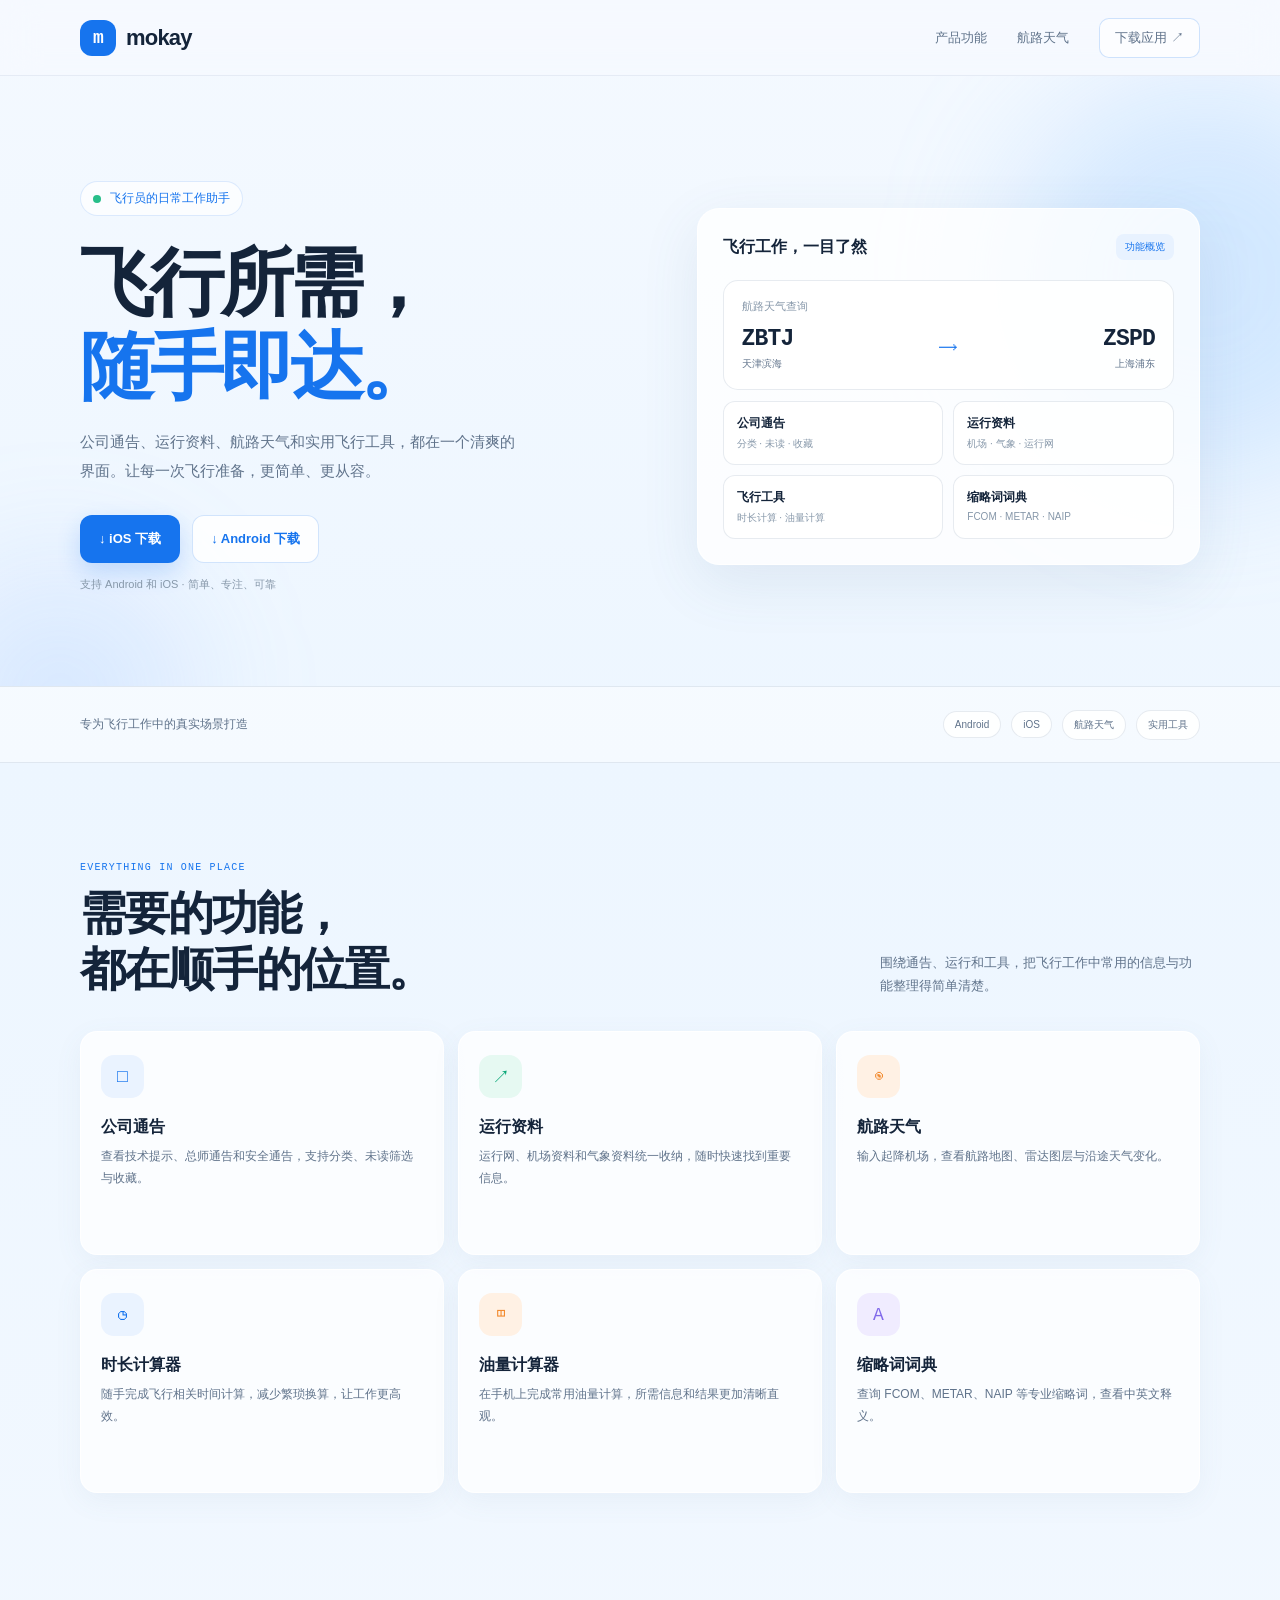
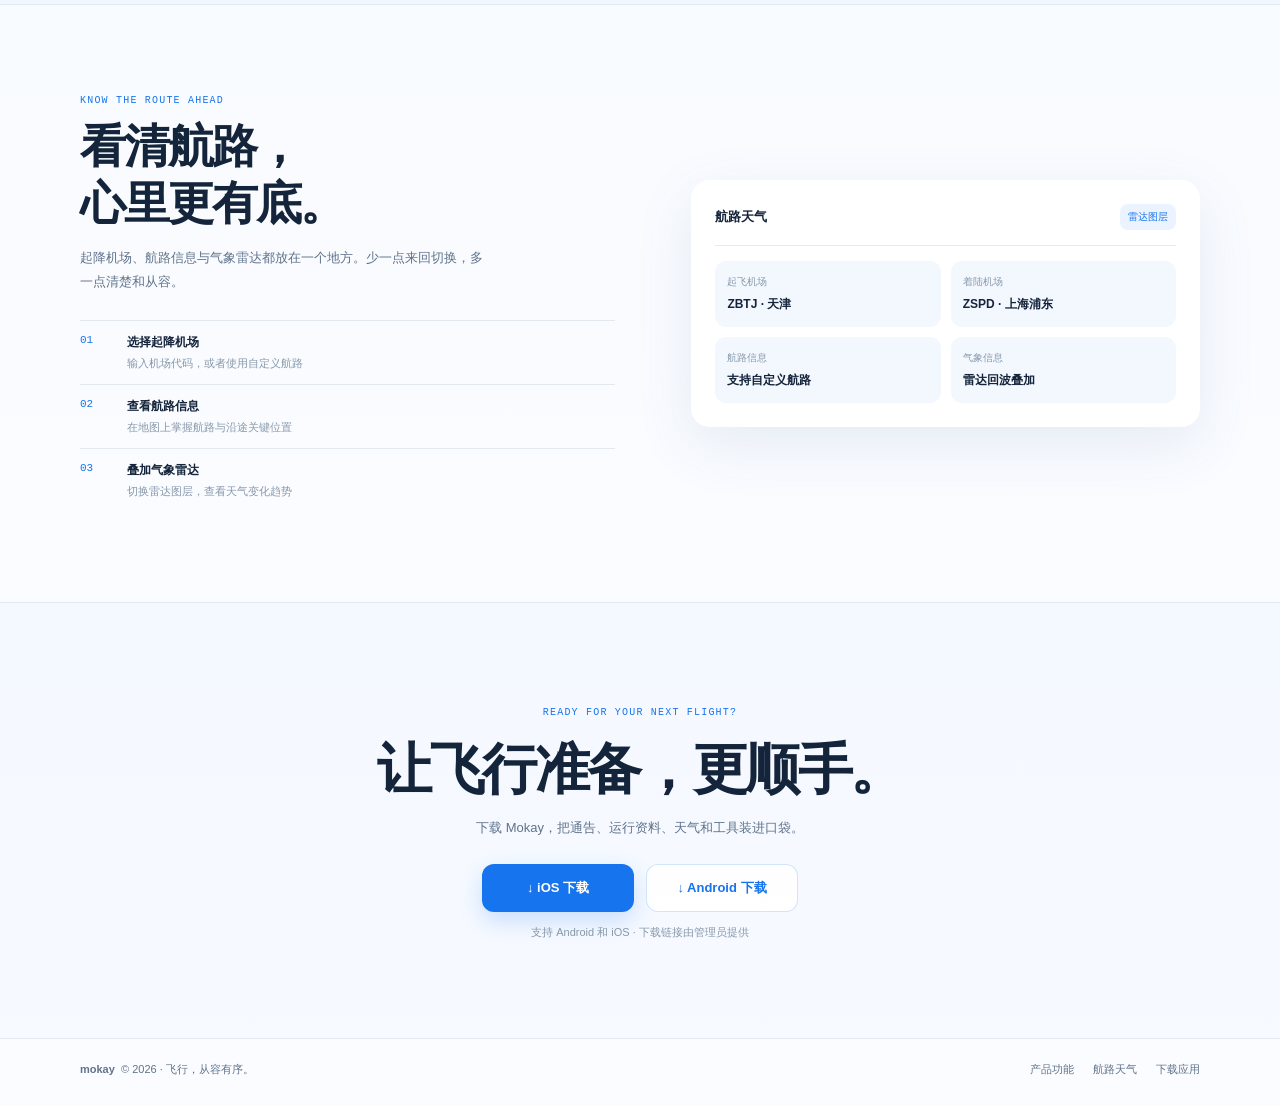
<file: index.html>
<!doctype html>
<html lang="zh-CN">
<head>
  <meta charset="utf-8">
  <meta name="viewport" content="width=device-width, initial-scale=1, viewport-fit=cover">
  <meta name="theme-color" content="#eef7ff">
  <meta name="description" content="Mokay，专为飞行员打造的飞行工作助手。公司通告、运行资料、航路天气与实用飞行工具，支持 Android 和 iOS。">
  <meta property="og:type" content="website">
  <meta property="og:title" content="Mokay · 飞行所需，随手即达">
  <meta property="og:description" content="公司通告、运行资料、航路天气与飞行工具。支持 Android 和 iOS。">
  <title>Mokay · 飞行，从容有序</title>
  <style>
    :root {
      color-scheme: light;
      --background: #eff7ff;
      --background-deep: #e6f1ff;
      --surface: rgba(255, 255, 255, .78);
      --ink: #14243a;
      --muted: #60738b;
      --subtle: #8798aa;
      --blue: #1674ee;
      --blue-deep: #075dce;
      --blue-soft: #e8f2ff;
      --line: rgba(84, 116, 151, .14);
      --shadow: 0 18px 58px rgba(71, 105, 145, .11);
      --sans: -apple-system, BlinkMacSystemFont, "SF Pro Display", "PingFang SC", "Microsoft YaHei", sans-serif;
      --mono: "SFMono-Regular", Consolas, "Liberation Mono", monospace;
      --width: 1120px;
    }

    *, *::before, *::after { box-sizing: border-box; }
    html { scroll-behavior: smooth; }
    body { margin: 0; background: linear-gradient(180deg, #f4f9ff 0, #edf6ff 760px, #f7faff 100%); color: var(--ink); font-family: var(--sans); font-size: 15px; -webkit-font-smoothing: antialiased; }
    a { color: inherit; text-decoration: none; }
    button { font: inherit; }
    a:focus-visible, button:focus-visible { outline: 3px solid rgba(22, 116, 238, .45); outline-offset: 4px; }
    ::selection { background: #cbe2ff; color: #10253e; }
    .wrap { width: min(var(--width), calc(100% - 56px)); margin: 0 auto; }

    .header { position: sticky; z-index: 10; top: 0; border-bottom: 1px solid rgba(102, 130, 159, .11); background: rgba(246, 250, 255, .84); backdrop-filter: blur(18px); -webkit-backdrop-filter: blur(18px); }
    .nav { display: flex; min-height: 75px; align-items: center; justify-content: space-between; }
    .brand { display: inline-flex; align-items: center; gap: 10px; font-size: 22px; font-weight: 750; letter-spacing: -.8px; }
    .brand-mark { display: grid; width: 36px; height: 36px; place-items: center; border-radius: 12px; background: var(--blue); color: white; font-family: var(--mono); font-size: 18px; }
    .nav-links { display: flex; align-items: center; gap: 30px; color: var(--muted); font-size: 13px; }
    .nav-links a:hover { color: var(--blue); }
    .nav-download { padding: 10px 15px; border: 1px solid rgba(22, 116, 238, .2); border-radius: 10px; background: rgba(255, 255, 255, .64); }
    .menu-toggle { display: none; border: 0; background: transparent; color: var(--ink); font-size: 22px; }

    .hero { position: relative; padding: 105px 0 94px; overflow: clip; }
    .hero::before, .hero::after { position: absolute; z-index: -1; border-radius: 50%; content: ""; filter: blur(65px); pointer-events: none; }
    .hero::before { width: 390px; height: 390px; top: 8px; right: -120px; background: rgba(135, 192, 255, .29); }
    .hero::after { width: 260px; height: 260px; bottom: -140px; left: -70px; background: rgba(124, 173, 255, .18); }
    .hero-grid { display: grid; grid-template-columns: 1.03fr .97fr; gap: 82px; align-items: center; }
    .eyebrow { display: inline-flex; align-items: center; gap: 9px; padding: 8px 12px; border: 1px solid rgba(22, 116, 238, .14); border-radius: 99px; background: rgba(255, 255, 255, .7); color: var(--blue); font-size: 12px; font-weight: 580; }
    .status-dot { width: 8px; height: 8px; border-radius: 50%; background: #27be89; }
    h1 { margin: 25px 0 17px; font-size: clamp(45px, 6.6vw, 74px); font-weight: 720; letter-spacing: -4px; line-height: 1.14; }
    h1 span { color: var(--blue); }
    .hero-copy { max-width: 448px; margin: 0; color: var(--muted); font-size: 15px; line-height: 1.95; }
    .hero-actions, .download-buttons { display: flex; flex-wrap: wrap; gap: 12px; }
    .hero-actions { margin-top: 30px; }
    .button { display: inline-flex; min-height: 48px; align-items: center; justify-content: center; gap: 8px; padding: 0 18px; border: 1px solid transparent; border-radius: 12px; font-size: 13px; font-weight: 600; transition: background .2s ease, border-color .2s ease, transform .2s ease; }
    .button:hover { transform: translateY(-2px); }
    .button-primary { background: var(--blue); color: #fff; box-shadow: 0 9px 23px rgba(22, 116, 238, .2); }
    .button-primary:hover { background: var(--blue-deep); }
    .button-secondary { border-color: rgba(22, 116, 238, .19); background: rgba(255, 255, 255, .84); color: var(--blue); }
    .button-secondary:hover { border-color: rgba(22, 116, 238, .46); }
    .hero-note { margin-top: 14px; color: var(--subtle); font-size: 11px; }

    .overview { padding: 25px; border: 1px solid rgba(255, 255, 255, .84); border-radius: 22px; background: var(--surface); box-shadow: var(--shadow); }
    .overview-header { display: flex; align-items: center; justify-content: space-between; margin-bottom: 20px; }
    .overview-title { margin: 0; font-size: 16px; font-weight: 650; }
    .overview-label { padding: 6px 9px; border-radius: 8px; background: var(--blue-soft); color: var(--blue); font-size: 10px; }
    .overview-route { padding: 18px; border: 1px solid var(--line); border-radius: 15px; background: rgba(255, 255, 255, .86); }
    .route-label { color: var(--subtle); font-size: 11px; }
    .route-airports { display: flex; align-items: center; justify-content: space-between; margin-top: 12px; }
    .route-code { font-family: var(--mono); font-size: 23px; font-weight: 700; letter-spacing: -.8px; }
    .route-code small { display: block; margin-top: 5px; color: var(--muted); font-family: var(--sans); font-size: 10px; font-weight: 400; letter-spacing: 0; }
    .route-code:last-child { text-align: right; }
    .route-arrow { color: var(--blue); font-size: 19px; }
    .overview-grid { display: grid; grid-template-columns: 1fr 1fr; gap: 10px; margin-top: 11px; }
    .overview-item { padding: 13px; border: 1px solid var(--line); border-radius: 12px; background: rgba(255, 255, 255, .82); }
    .overview-item strong { display: block; font-size: 12px; font-weight: 620; }
    .overview-item span { display: block; margin-top: 5px; color: var(--subtle); font-size: 10px; }

    .support { border-top: 1px solid var(--line); border-bottom: 1px solid var(--line); background: rgba(255, 255, 255, .43); }
    .support-row { display: flex; min-height: 75px; align-items: center; justify-content: space-between; gap: 15px; }
    .support-copy { color: var(--muted); font-size: 12px; }
    .support-list { display: flex; flex-wrap: wrap; align-items: center; gap: 10px; }
    .support-chip { padding: 7px 11px; border: 1px solid var(--line); border-radius: 99px; background: rgba(255, 255, 255, .86); color: var(--muted); font-size: 10px; }

    section[id] { scroll-margin-top: 93px; }
    .features { padding: 99px 0 111px; }
    .section-top { display: flex; align-items: end; justify-content: space-between; gap: 30px; margin-bottom: 34px; }
    .section-kicker { color: var(--blue); font-family: var(--mono); font-size: 10px; letter-spacing: 1.2px; }
    .section-title { margin: 12px 0 0; font-size: clamp(32px, 4vw, 46px); font-weight: 680; letter-spacing: -2px; line-height: 1.22; }
    .section-desc { max-width: 320px; margin: 0; color: var(--muted); font-size: 13px; line-height: 1.8; }
    .feature-grid { display: grid; grid-template-columns: repeat(3, 1fr); gap: 14px; }
    .feature { min-height: 224px; padding: 23px 20px; border: 1px solid rgba(255, 255, 255, .9); border-radius: 17px; background: rgba(255, 255, 255, .73); box-shadow: 0 8px 29px rgba(90, 114, 148, .065); transition: transform .2s ease, box-shadow .2s ease; }
    .feature:hover { transform: translateY(-4px); box-shadow: 0 13px 34px rgba(77, 113, 155, .13); }
    .feature-icon { display: grid; width: 43px; height: 43px; place-items: center; border-radius: 13px; background: #eaf3ff; color: var(--blue); font-family: var(--mono); font-size: 18px; }
    .feature-icon.green { background: #e6f9f2; color: #0ba878; }
    .feature-icon.orange { background: #fff1e4; color: #f28a2e; }
    .feature-icon.purple { background: #f0ecff; color: #8069ea; }
    .feature h3 { margin: 19px 0 8px; font-size: 16px; font-weight: 630; }
    .feature p { margin: 0; color: var(--muted); font-size: 12px; line-height: 1.8; }

    .workflow { padding: 90px 0; border-top: 1px solid var(--line); border-bottom: 1px solid var(--line); background: rgba(255, 255, 255, .55); }
    .workflow-grid { display: grid; grid-template-columns: 1fr .95fr; gap: 76px; align-items: center; }
    .workflow-copy { max-width: 410px; margin-top: 15px; color: var(--muted); font-size: 13px; line-height: 1.9; }
    .workflow-list { display: grid; gap: 0; margin-top: 25px; }
    .workflow-step { display: grid; grid-template-columns: 38px 1fr; gap: 9px; padding: 13px 0; border-top: 1px solid var(--line); }
    .step-index { color: var(--blue); font-family: var(--mono); font-size: 11px; }
    .step-name { font-size: 12px; font-weight: 620; }
    .step-detail { margin-top: 5px; color: var(--subtle); font-size: 11px; }
    .info-card { padding: 23px; border: 1px solid rgba(255, 255, 255, .9); border-radius: 19px; background: rgba(255, 255, 255, .88); box-shadow: var(--shadow); }
    .info-heading { display: flex; align-items: center; justify-content: space-between; padding-bottom: 15px; border-bottom: 1px solid var(--line); font-size: 13px; font-weight: 620; }
    .info-state { padding: 6px 8px; border-radius: 8px; background: #eaf3ff; color: var(--blue); font-size: 10px; font-weight: 500; }
    .info-grid { display: grid; grid-template-columns: 1fr 1fr; gap: 10px; padding-top: 15px; }
    .info-item { padding: 14px 12px; border-radius: 11px; background: #f3f8ff; }
    .info-item span { display: block; color: var(--subtle); font-size: 10px; }
    .info-item strong { display: block; margin-top: 7px; font-size: 12px; font-weight: 600; }

    .download { padding: 104px 0 98px; text-align: center; }
    .download h2 { margin: 15px 0 12px; font-size: clamp(34px, 5vw, 55px); font-weight: 700; letter-spacing: -2.4px; }
    .download p { margin: 0; color: var(--muted); font-size: 13px; }
    .download-buttons { justify-content: center; margin-top: 27px; }
    .download-buttons .button { min-width: 152px; }
    .availability { margin-top: 13px; color: var(--subtle); font-size: 11px; }

    .footer { padding: 23px 0 29px; border-top: 1px solid var(--line); background: rgba(255, 255, 255, .4); }
    .footer-row { display: flex; align-items: center; justify-content: space-between; gap: 15px; color: var(--muted); font-size: 11px; }
    .footer-links { display: flex; gap: 19px; }
    .footer-links a:hover { color: var(--blue); }
    .toast { position: fixed; z-index: 20; right: 20px; bottom: 20px; max-width: calc(100vw - 40px); padding: 14px 16px; transform: translateY(10px); border: 1px solid rgba(22, 116, 238, .18); border-radius: 12px; background: #fff; box-shadow: var(--shadow); color: var(--ink); font-size: 12px; opacity: 0; pointer-events: none; transition: opacity .2s ease, transform .2s ease; }
    .toast.visible { transform: translateY(0); opacity: 1; }

    @media (max-width: 900px) {
      .hero-grid { gap: 38px; }
      .workflow-grid { gap: 41px; }
      .feature { padding-inline: 16px; }
    }

    @media (max-width: 720px) {
      .wrap { width: calc(100% - 36px); }
      .nav { min-height: 66px; }
      .menu-toggle { display: inline-block; }
      .nav-links { position: absolute; top: 66px; right: 0; left: 0; display: none; gap: 0; padding: 8px 18px 14px; border-bottom: 1px solid var(--line); background: #f6faff; }
      .nav-links.open { display: grid; }
      .nav-links a { padding: 12px 0; }
      .nav-links .nav-download { padding: 11px; text-align: center; }
      .hero { padding: 75px 0 66px; }
      .hero-grid, .workflow-grid { grid-template-columns: 1fr; gap: 33px; }
      h1 { font-size: clamp(45px, 11vw, 67px); letter-spacing: -3px; }
      .overview { max-width: 490px; padding: 19px; }
      .support-row { min-height: 98px; align-items: start; justify-content: center; flex-direction: column; gap: 8px; }
      .features { padding: 75px 0 81px; }
      .section-top { align-items: start; gap: 11px; flex-direction: column; }
      .feature-grid { grid-template-columns: 1fr 1fr; gap: 10px; }
      .feature { min-height: 204px; padding: 17px 13px; }
      .feature h3 { font-size: 14px; }
      .feature p { font-size: 11px; }
      .workflow { padding: 73px 0; }
      .download { padding: 84px 0 77px; }
      .footer-row { align-items: start; flex-direction: column; }
    }

    @media (max-width: 380px) {
      .hero-actions { gap: 8px; }
      .button { padding-inline: 13px; font-size: 12px; }
      .feature-grid { gap: 8px; }
      .feature { padding-inline: 11px; }
    }

    @media (prefers-reduced-motion: reduce) {
      *, *::before, *::after { scroll-behavior: auto !important; transition-duration: .01ms !important; }
    }
  </style>
</head>
<body>
  <header class="header">
    <nav class="wrap nav" aria-label="主导航">
      <a class="brand" href="#top" aria-label="Mokay 首页"><span class="brand-mark">m</span> mokay</a>
      <button class="menu-toggle" id="menu-toggle" type="button" aria-label="打开导航菜单" aria-expanded="false">☰</button>
      <div class="nav-links" id="nav-links"><a href="#features">产品功能</a><a href="#workflow">航路天气</a><a class="nav-download" href="#download">下载应用 ↗</a></div>
    </nav>
  </header>

  <main id="top">
    <section class="hero">
      <div class="wrap hero-grid">
        <div>
          <div class="eyebrow"><span class="status-dot"></span> 飞行员的日常工作助手</div>
          <h1>飞行所需，<br><span>随手即达。</span></h1>
          <p class="hero-copy">公司通告、运行资料、航路天气和实用飞行工具，都在一个清爽的界面。让每一次飞行准备，更简单、更从容。</p>
          <div class="hero-actions"><a class="button button-primary" href="https://apps.apple.com/us/app/mokay/id6808285856" data-download="ios">↓ iOS 下载</a><a class="button button-secondary" href="https://v6.gh-proxy.org/https://github.com/9cliuj/mokayindex/releases/download/v0.8.0/mokay.apk" data-download="android">↓ Android 下载</a></div>
          <div class="hero-note">支持 Android 和 iOS · 简单、专注、可靠</div>
        </div>

        <aside class="overview" aria-label="Mokay 功能概览">
          <div class="overview-header"><h2 class="overview-title">飞行工作，一目了然</h2><span class="overview-label">功能概览</span></div>
          <div class="overview-route"><div class="route-label">航路天气查询</div><div class="route-airports"><div class="route-code">ZBTJ<small>天津滨海</small></div><div class="route-arrow">⟶</div><div class="route-code">ZSPD<small>上海浦东</small></div></div></div>
          <div class="overview-grid"><div class="overview-item"><strong>公司通告</strong><span>分类 · 未读 · 收藏</span></div><div class="overview-item"><strong>运行资料</strong><span>机场 · 气象 · 运行网</span></div><div class="overview-item"><strong>飞行工具</strong><span>时长计算 · 油量计算</span></div><div class="overview-item"><strong>缩略词词典</strong><span>FCOM · METAR · NAIP</span></div></div>
        </aside>
      </div>
    </section>

    <section class="support" aria-label="支持的平台与产品特点"><div class="wrap support-row"><div class="support-copy">专为飞行工作中的真实场景打造</div><div class="support-list"><span class="support-chip">Android</span><span class="support-chip">iOS</span><span class="support-chip">航路天气</span><span class="support-chip">实用工具</span></div></div></section>

    <section class="features wrap" id="features">
      <div class="section-top"><div><div class="section-kicker">EVERYTHING IN ONE PLACE</div><h2 class="section-title">需要的功能，<br>都在顺手的位置。</h2></div><p class="section-desc">围绕通告、运行和工具，把飞行工作中常用的信息与功能整理得简单清楚。</p></div>
      <div class="feature-grid">
        <article class="feature"><div class="feature-icon">□</div><h3>公司通告</h3><p>查看技术提示、总师通告和安全通告，支持分类、未读筛选与收藏。</p></article>
        <article class="feature"><div class="feature-icon green">↗</div><h3>运行资料</h3><p>运行网、机场资料和气象资料统一收纳，随时快速找到重要信息。</p></article>
        <article class="feature"><div class="feature-icon orange">◉</div><h3>航路天气</h3><p>输入起降机场，查看航路地图、雷达图层与沿途天气变化。</p></article>
        <article class="feature"><div class="feature-icon">◷</div><h3>时长计算器</h3><p>随手完成飞行相关时间计算，减少繁琐换算，让工作更高效。</p></article>
        <article class="feature"><div class="feature-icon orange">◫</div><h3>油量计算器</h3><p>在手机上完成常用油量计算，所需信息和结果更加清晰直观。</p></article>
        <article class="feature"><div class="feature-icon purple">A</div><h3>缩略词词典</h3><p>查询 FCOM、METAR、NAIP 等专业缩略词，查看中英文释义。</p></article>
      </div>
    </section>

    <section class="workflow" id="workflow">
      <div class="wrap workflow-grid">
        <div><div class="section-kicker">KNOW THE ROUTE AHEAD</div><h2 class="section-title">看清航路，<br>心里更有底。</h2><p class="workflow-copy">起降机场、航路信息与气象雷达都放在一个地方。少一点来回切换，多一点清楚和从容。</p><div class="workflow-list"><div class="workflow-step"><div class="step-index">01</div><div><div class="step-name">选择起降机场</div><div class="step-detail">输入机场代码，或者使用自定义航路</div></div></div><div class="workflow-step"><div class="step-index">02</div><div><div class="step-name">查看航路信息</div><div class="step-detail">在地图上掌握航路与沿途关键位置</div></div></div><div class="workflow-step"><div class="step-index">03</div><div><div class="step-name">叠加气象雷达</div><div class="step-detail">切换雷达图层，查看天气变化趋势</div></div></div></div></div>
        <aside class="info-card" aria-label="航路天气功能说明"><div class="info-heading"><span>航路天气</span><span class="info-state">雷达图层</span></div><div class="info-grid"><div class="info-item"><span>起飞机场</span><strong>ZBTJ · 天津</strong></div><div class="info-item"><span>着陆机场</span><strong>ZSPD · 上海浦东</strong></div><div class="info-item"><span>航路信息</span><strong>支持自定义航路</strong></div><div class="info-item"><span>气象信息</span><strong>雷达回波叠加</strong></div></div></aside>
      </div>
    </section>

    <section class="download wrap" id="download"><div class="section-kicker">READY FOR YOUR NEXT FLIGHT?</div><h2>让飞行准备，更顺手。</h2><p>下载 Mokay，把通告、运行资料、天气和工具装进口袋。</p><div class="download-buttons"><a class="button button-primary" href="https://apps.apple.com/us/app/mokay/id6808285856" data-download="ios">↓ iOS 下载</a><a class="button button-secondary" href="https://v6.gh-proxy.org/https://github.com/9cliuj/mokayindex/releases/download/v0.8.0/mokay.apk" data-download="android">↓ Android 下载</a></div><div class="availability">支持 Android 和 iOS · 下载链接由管理员提供</div></section>
  </main>

  <footer class="footer"><div class="wrap footer-row"><div><strong>mokay</strong> &nbsp;© <span id="year">2026</span> · 飞行，从容有序。</div><div class="footer-links"><a href="#features">产品功能</a><a href="#workflow">航路天气</a><a href="#download">下载应用</a></div></div></footer>
  <div class="toast" id="toast" role="status" aria-live="polite"></div>

  <script>
    // 在这里填写实际的 iOS 和 Android 下载地址。
    HEAD
    const IOS_DOWNLOAD_URL = "https://apps.apple.com/us/app/mokay/id6808285856";
    const ANDROID_DOWNLOAD_URL = "https://v6.gh-proxy.org/https://github.com/9cliuj/mokayindex/releases/download/v0.8.0/mokay.apk";

    const toast = document.getElementById("toast");
    let toastTimer;

    document.querySelectorAll("[data-download]").forEach((link) => {
      const platform = link.dataset.download;
      const downloadUrl = platform === "android" ? ANDROID_DOWNLOAD_URL : IOS_DOWNLOAD_URL;

      if (downloadUrl) {
        link.href = downloadUrl;
        link.target = "_blank";
        link.rel = "noopener noreferrer";
        return;
      }

      link.addEventListener("click", (event) => {
        event.preventDefault();
        toast.textContent = platform === "android"
          ? "Android 下载即将开放，请联系管理员获取安装地址。"
          : "iOS 下载即将开放，请联系管理员获取安装地址。";
        toast.classList.add("visible");
        window.clearTimeout(toastTimer);
        toastTimer = window.setTimeout(() => toast.classList.remove("visible"), 3000);
      });
    });

    const menuToggle = document.getElementById("menu-toggle");
    const navLinks = document.getElementById("nav-links");

    menuToggle.addEventListener("click", () => {
      const isOpen = navLinks.classList.toggle("open");
      menuToggle.setAttribute("aria-expanded", String(isOpen));
      menuToggle.setAttribute("aria-label", isOpen ? "关闭导航菜单" : "打开导航菜单");
      menuToggle.textContent = isOpen ? "×" : "☰";
    });

    navLinks.querySelectorAll("a").forEach((link) => {
      link.addEventListener("click", () => {
        navLinks.classList.remove("open");
        menuToggle.setAttribute("aria-expanded", "false");
        menuToggle.setAttribute("aria-label", "打开导航菜单");
        menuToggle.textContent = "☰";
      });
    });

    document.getElementById("year").textContent = String(new Date().getFullYear());
  </script>
</body>
</html>
</file>
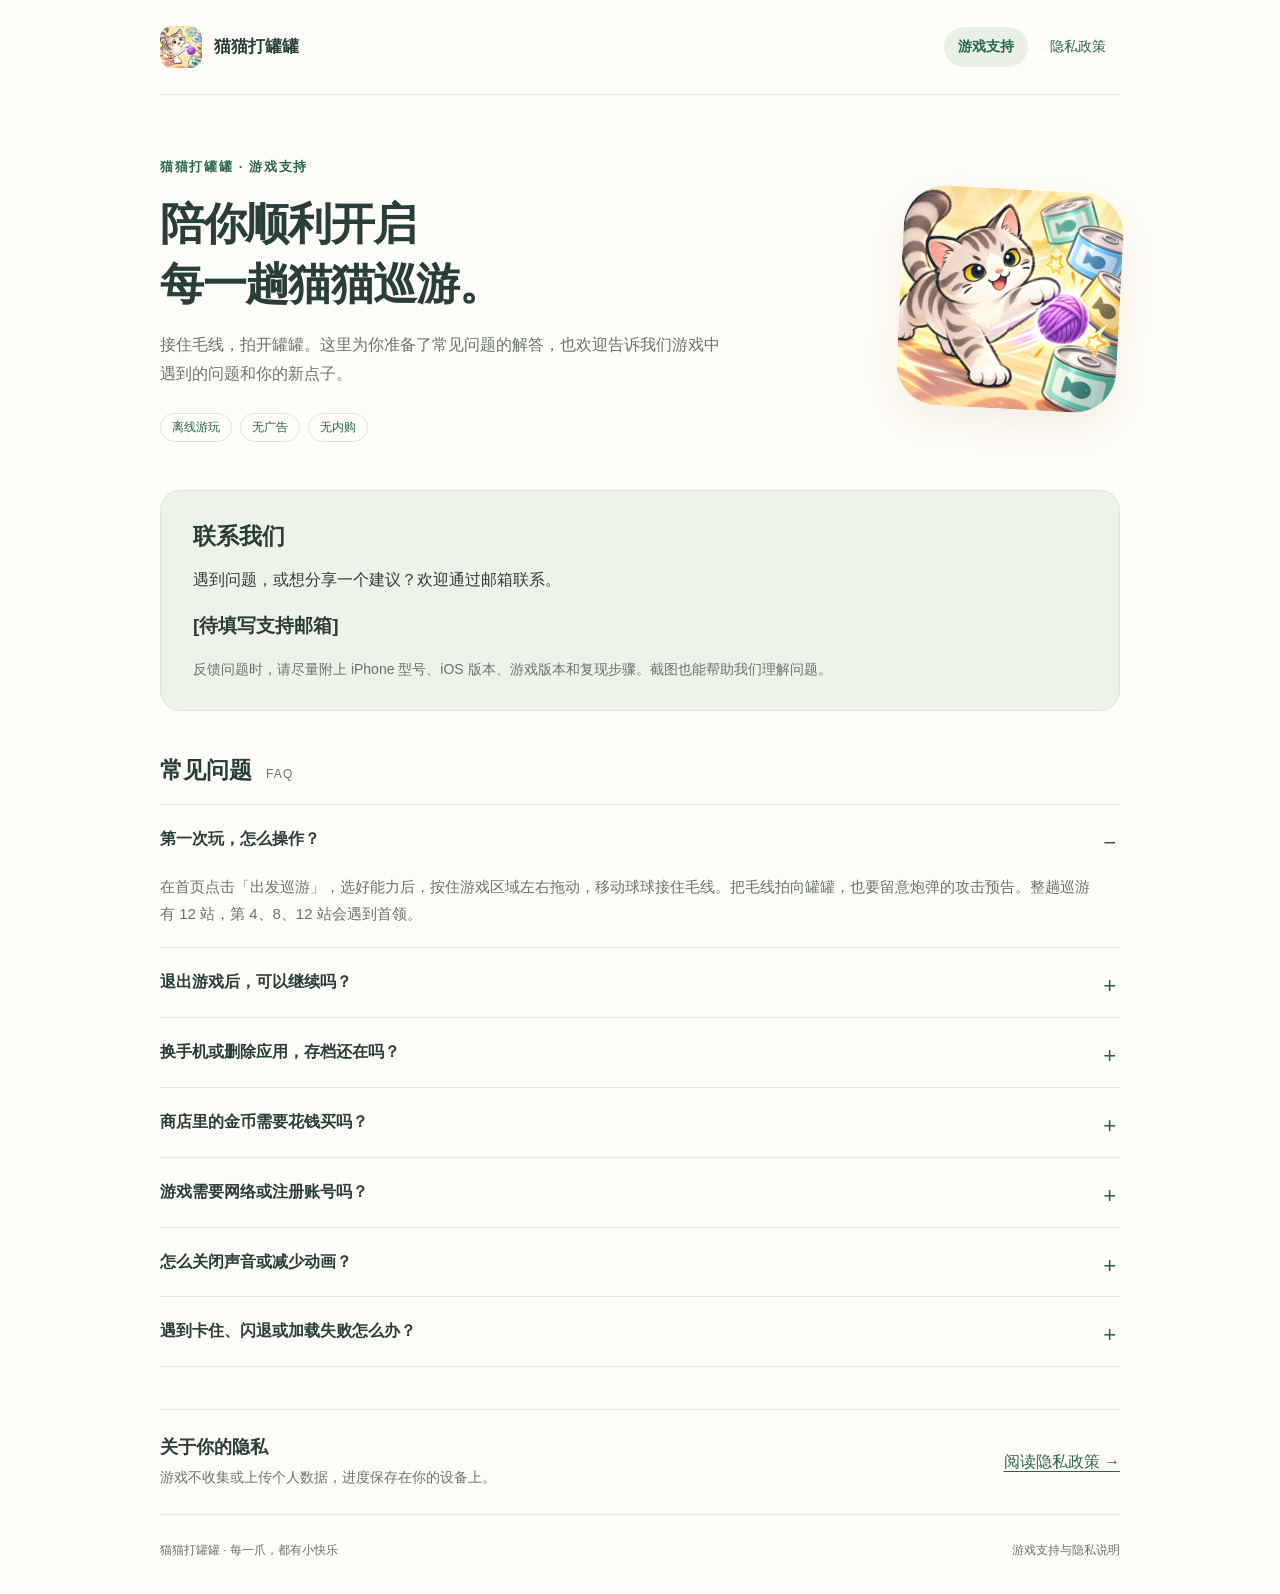
<file: cat/index.html>
<!doctype html>
<html lang="zh-CN">
<head>
  <meta charset="utf-8">
  <meta name="viewport" content="width=device-width, initial-scale=1">
  <meta name="description" content="猫猫打罐罐游戏支持：操作说明、本地存档、声音设置和问题反馈。">
  <meta name="theme-color" content="#fffdf7">
  <title>游戏支持 · 猫猫打罐罐</title>
  <link rel="icon" href="assets/app-icon.png" type="image/png">
  <link rel="stylesheet" href="styles.css">
</head>
<body>
  <a class="skip" href="#main">跳到正文</a>
  <div class="wrap">
    <header class="header">
      <a class="brand" href="index.html"><img src="assets/app-icon.png" alt="" width="42" height="42">猫猫打罐罐</a>
      <nav aria-label="主导航"><a href="index.html" aria-current="page">游戏支持</a><a href="privacy.html">隐私政策</a></nav>
    </header>
    <main id="main">
      <section class="hero" aria-labelledby="title">
        <div>
          <p class="eyebrow">猫猫打罐罐 · 游戏支持</p>
          <h1 id="title">陪你顺利开启<br>每一趟猫猫巡游。</h1>
          <p class="intro">接住毛线，拍开罐罐。这里为你准备了常见问题的解答，也欢迎告诉我们游戏中遇到的问题和你的新点子。</p>
          <div class="tags"><span class="tag">离线游玩</span><span class="tag">无广告</span><span class="tag">无内购</span></div>
        </div>
        <img class="hero-art" src="assets/app-icon.png" alt="球球用小爪拍着毛线，身旁摆着彩色罐罐" width="220" height="220">
      </section>
      <section class="contact" id="contact" aria-labelledby="contact-title">
        <h2 id="contact-title">联系我们</h2>
        <p>遇到问题，或想分享一个建议？欢迎通过邮箱联系。</p>
        <!-- 发布前：替换下方文字为真实邮箱，并添加 href="mailto:你的邮箱" 链接。 -->
        <p class="email">[待填写支持邮箱]</p>
        <p class="hint">反馈问题时，请尽量附上 iPhone 型号、iOS 版本、游戏版本和复现步骤。截图也能帮助我们理解问题。</p>
      </section>
      <section class="section" aria-labelledby="faq-title">
        <div class="section-heading"><h2 id="faq-title">常见问题</h2><span>FAQ</span></div>
        <div class="faq">
          <details open><summary>第一次玩，怎么操作？</summary><div class="answer">在首页点击「出发巡游」，选好能力后，按住游戏区域左右拖动，移动球球接住毛线。把毛线拍向罐罐，也要留意炮弹的攻击预告。整趟巡游有 12 站，第 4、8、12 站会遇到首领。</div></details>
          <details><summary>退出游戏后，可以继续吗？</summary><div class="answer">有已保存进度时，首页会显示「继续巡游」。点击后从当前站的起点重新挑战，不会恢复中途每颗毛线或炮弹的位置。切换到其他应用时，战斗会暂停；返回后点击界面的继续按钮即可恢复。</div></details>
          <details><summary>换手机或删除应用，存档还在吗？</summary><div class="answer">游戏进度、金币、成就、纪录和设置保存在本机。当前版本不支持云存档或跨设备同步。删除应用会删除本地存档，请勿通过卸载重装来尝试修复需要保留进度的问题。</div></details>
          <details><summary>商店里的金币需要花钱买吗？</summary><div class="answer">不需要。金币通过击败首领获得，可用于兑换补给、护盾、Coco 支援或永久生命成长。当前版本没有应用内购买、订阅或广告。</div></details>
          <details><summary>游戏需要网络或注册账号吗？</summary><div class="answer">不需要。游戏资源随应用安装，支持离线游玩，也无需注册或登录账号。</div></details>
          <details><summary>怎么关闭声音或减少动画？</summary><div class="answer">在首页打开「设置」，可以分别开关背景音乐与游戏音效，也可以开启「减少动态效果」。游戏声音遵循设备静音状态。</div></details>
          <details><summary>遇到卡住、闪退或加载失败怎么办？</summary><div class="answer">可以先关闭并重新打开应用。若出现「重新加载」按钮，可点击重试。再次进入后可从已保存的当前站起点继续。若问题重复出现，请通过上方邮箱联系我们，并提供设备型号、系统版本和问题发生前的操作。</div></details>
        </div>
      </section>
      <section class="privacy-link" aria-labelledby="privacy-title">
        <div><h2 id="privacy-title">关于你的隐私</h2><p class="hint">游戏不收集或上传个人数据，进度保存在你的设备上。</p></div>
        <a href="privacy.html">阅读隐私政策 →</a>
      </section>
    </main>
    <footer class="footer"><span>猫猫打罐罐 · 每一爪，都有小快乐</span><span>游戏支持与隐私说明</span></footer>
  </div>
</body>
</html>
</file>
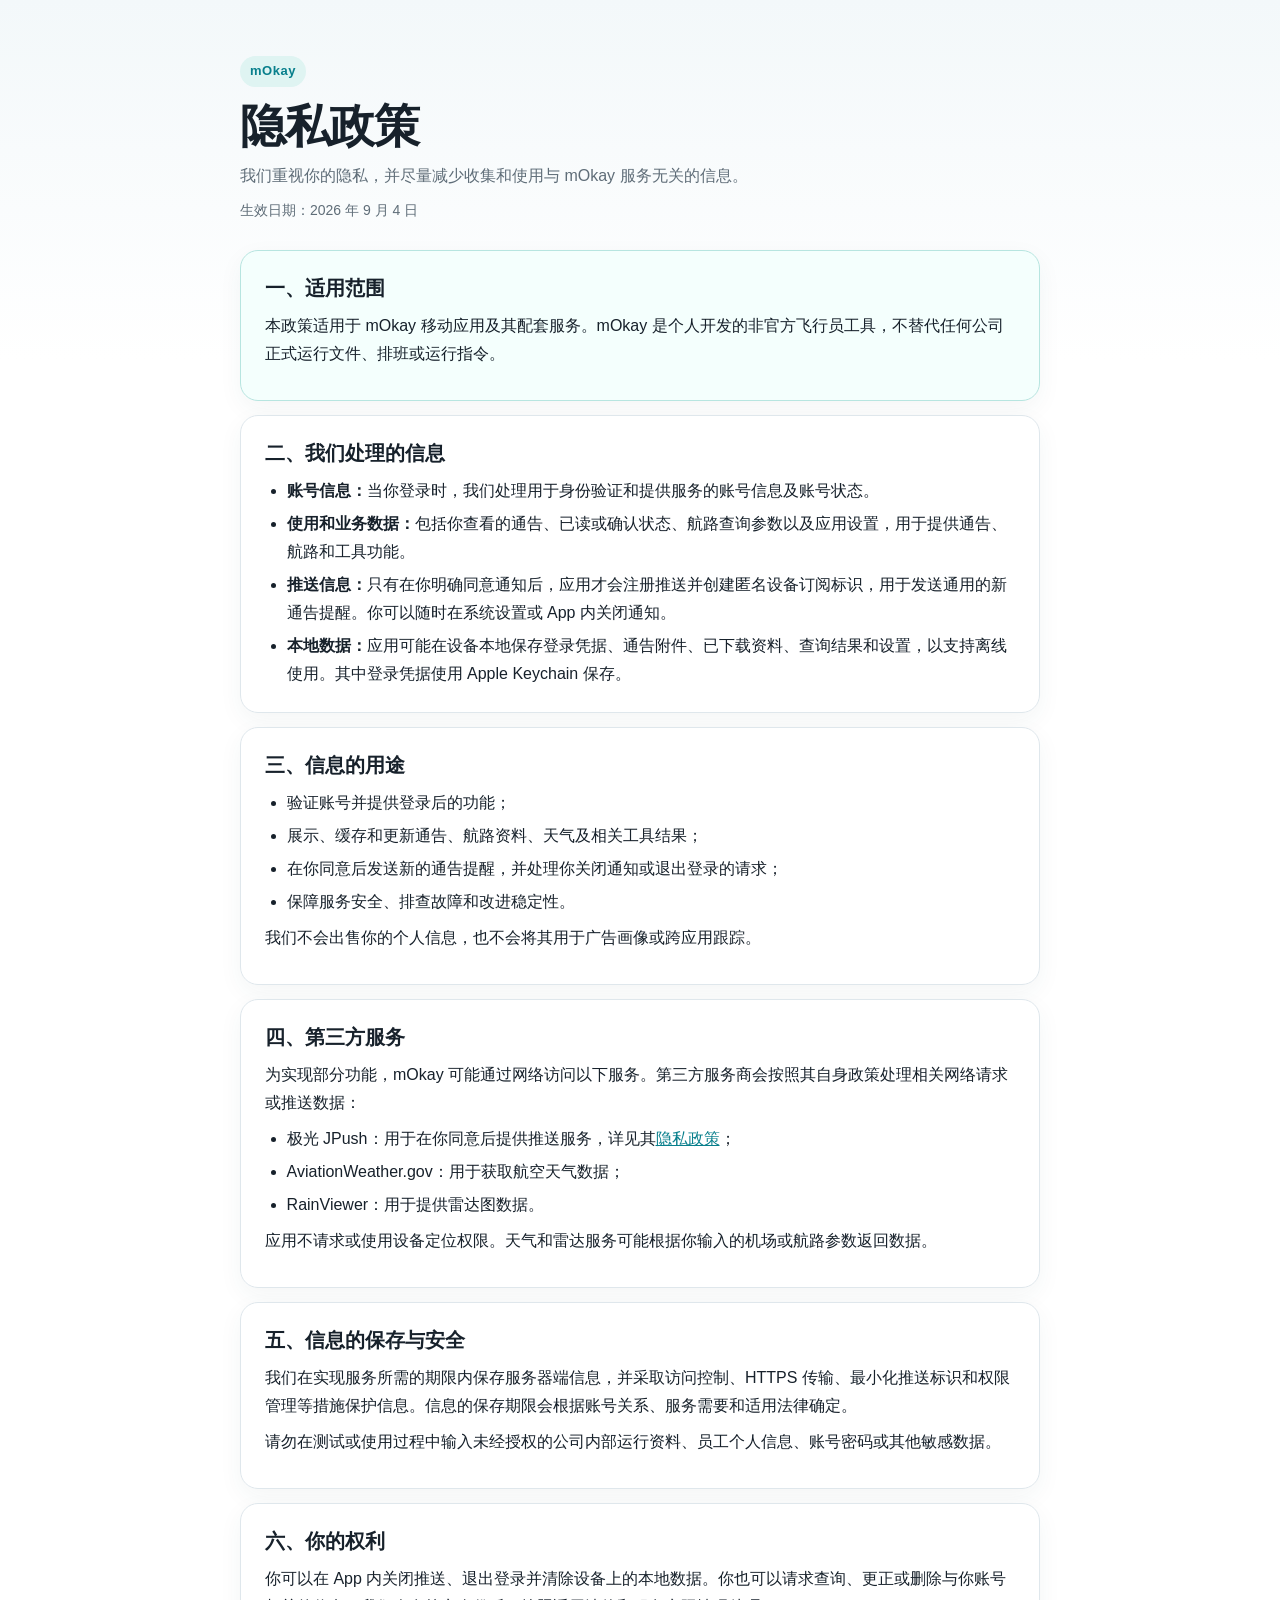
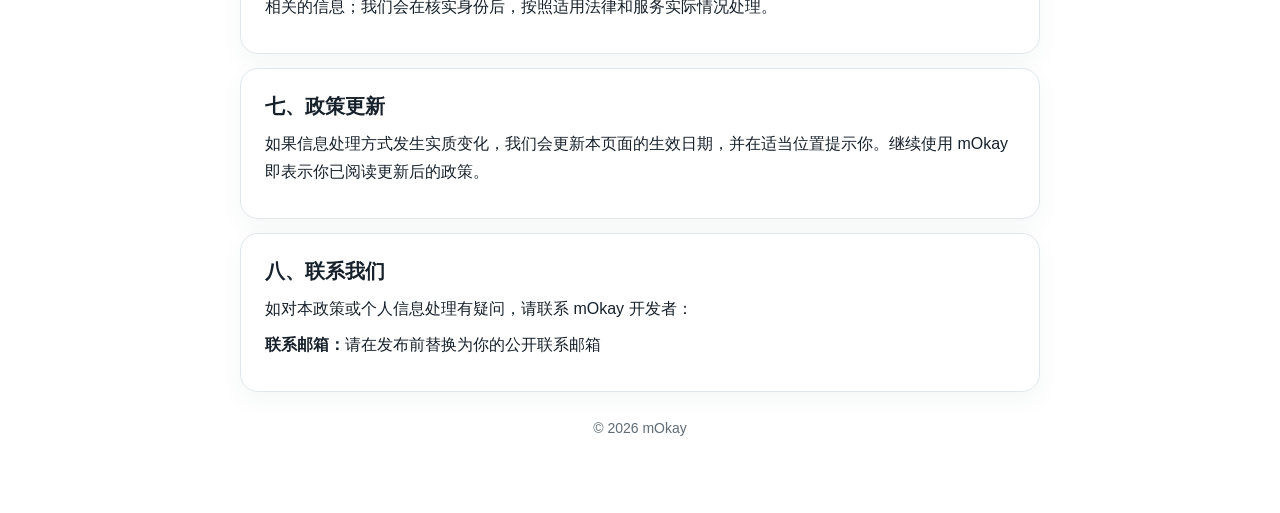
<file: privacy-policy.html>
<!doctype html>
<html lang="zh-CN">
<head>
  <meta charset="utf-8">
  <meta name="viewport" content="width=device-width, initial-scale=1">
  <meta name="description" content="mOkay 隐私政策">
  <title>mOkay 隐私政策</title>
  <style>
    :root {
      color-scheme: light;
      --ink: #17212b;
      --muted: #5f6d78;
      --line: #dfe7ec;
      --wash: #f3f8fa;
      --accent: #087f8c;
      --accent-soft: #dff4f2;
    }

    * { box-sizing: border-box; }
    body {
      margin: 0;
      background: linear-gradient(180deg, var(--wash), #fff 360px);
      color: var(--ink);
      font: 16px/1.75 -apple-system, BlinkMacSystemFont, "SF Pro Text", "PingFang SC", "Microsoft YaHei", sans-serif;
    }
    .wrap { width: min(100% - 32px, 800px); margin: 0 auto; padding: 56px 0 72px; }
    header { margin-bottom: 28px; }
    .eyebrow {
      display: inline-block;
      margin-bottom: 12px;
      padding: 4px 10px;
      border-radius: 999px;
      background: var(--accent-soft);
      color: var(--accent);
      font-size: 13px;
      font-weight: 700;
      letter-spacing: .04em;
    }
    h1 { margin: 0 0 8px; font-size: clamp(30px, 7vw, 46px); line-height: 1.2; letter-spacing: -.03em; }
    .intro, .updated { margin: 0; color: var(--muted); }
    .updated { margin-top: 8px; font-size: 14px; }
    main { display: grid; gap: 14px; }
    section {
      padding: 24px;
      border: 1px solid var(--line);
      border-radius: 18px;
      background: rgba(255, 255, 255, .92);
      box-shadow: 0 8px 24px rgba(30, 75, 88, .05);
    }
    h2 { margin: 0 0 10px; font-size: 20px; line-height: 1.35; }
    p { margin: 8px 0; }
    ul { margin: 8px 0 0; padding-left: 1.35em; }
    li + li { margin-top: 5px; }
    a { color: var(--accent); }
    .notice { border-color: #b7e5e0; background: #f4fffd; }
    footer { padding-top: 24px; color: var(--muted); font-size: 14px; text-align: center; }
    @media (max-width: 560px) {
      .wrap { width: min(100% - 24px, 800px); padding-top: 36px; }
      section { padding: 20px; border-radius: 15px; }
    }
  </style>
</head>
<body>
  <div class="wrap">
    <header>
      <span class="eyebrow">mOkay</span>
      <h1>隐私政策</h1>
      <p class="intro">我们重视你的隐私，并尽量减少收集和使用与 mOkay 服务无关的信息。</p>
      <p class="updated">生效日期：2026 年 9 月 4 日</p>
    </header>

    <main>
      <section class="notice">
        <h2>一、适用范围</h2>
        <p>本政策适用于 mOkay 移动应用及其配套服务。mOkay 是个人开发的非官方飞行员工具，不替代任何公司正式运行文件、排班或运行指令。</p>
      </section>

      <section>
        <h2>二、我们处理的信息</h2>
        <ul>
          <li><strong>账号信息：</strong>当你登录时，我们处理用于身份验证和提供服务的账号信息及账号状态。</li>
          <li><strong>使用和业务数据：</strong>包括你查看的通告、已读或确认状态、航路查询参数以及应用设置，用于提供通告、航路和工具功能。</li>
          <li><strong>推送信息：</strong>只有在你明确同意通知后，应用才会注册推送并创建匿名设备订阅标识，用于发送通用的新通告提醒。你可以随时在系统设置或 App 内关闭通知。</li>
          <li><strong>本地数据：</strong>应用可能在设备本地保存登录凭据、通告附件、已下载资料、查询结果和设置，以支持离线使用。其中登录凭据使用 Apple Keychain 保存。</li>
        </ul>
      </section>

      <section>
        <h2>三、信息的用途</h2>
        <ul>
          <li>验证账号并提供登录后的功能；</li>
          <li>展示、缓存和更新通告、航路资料、天气及相关工具结果；</li>
          <li>在你同意后发送新的通告提醒，并处理你关闭通知或退出登录的请求；</li>
          <li>保障服务安全、排查故障和改进稳定性。</li>
        </ul>
        <p>我们不会出售你的个人信息，也不会将其用于广告画像或跨应用跟踪。</p>
      </section>

      <section>
        <h2>四、第三方服务</h2>
        <p>为实现部分功能，mOkay 可能通过网络访问以下服务。第三方服务商会按照其自身政策处理相关网络请求或推送数据：</p>
        <ul>
          <li>极光 JPush：用于在你同意后提供推送服务，详见其<a href="https://www.jiguang.cn/license/privacy" rel="noopener noreferrer">隐私政策</a>；</li>
          <li>AviationWeather.gov：用于获取航空天气数据；</li>
          <li>RainViewer：用于提供雷达图数据。</li>
        </ul>
        <p>应用不请求或使用设备定位权限。天气和雷达服务可能根据你输入的机场或航路参数返回数据。</p>
      </section>

      <section>
        <h2>五、信息的保存与安全</h2>
        <p>我们在实现服务所需的期限内保存服务器端信息，并采取访问控制、HTTPS 传输、最小化推送标识和权限管理等措施保护信息。信息的保存期限会根据账号关系、服务需要和适用法律确定。</p>
        <p>请勿在测试或使用过程中输入未经授权的公司内部运行资料、员工个人信息、账号密码或其他敏感数据。</p>
      </section>

      <section>
        <h2>六、你的权利</h2>
        <p>你可以在 App 内关闭推送、退出登录并清除设备上的本地数据。你也可以请求查询、更正或删除与你账号相关的信息；我们会在核实身份后，按照适用法律和服务实际情况处理。</p>
      </section>

      <section>
        <h2>七、政策更新</h2>
        <p>如果信息处理方式发生实质变化，我们会更新本页面的生效日期，并在适当位置提示你。继续使用 mOkay 即表示你已阅读更新后的政策。</p>
      </section>

      <section>
        <h2>八、联系我们</h2>
        <p>如对本政策或个人信息处理有疑问，请联系 mOkay 开发者：</p>
        <p><strong>联系邮箱：</strong>请在发布前替换为你的公开联系邮箱</p>
      </section>
    </main>

    <footer>© 2026 mOkay</footer>
  </div>
</body>
</html>
</file>
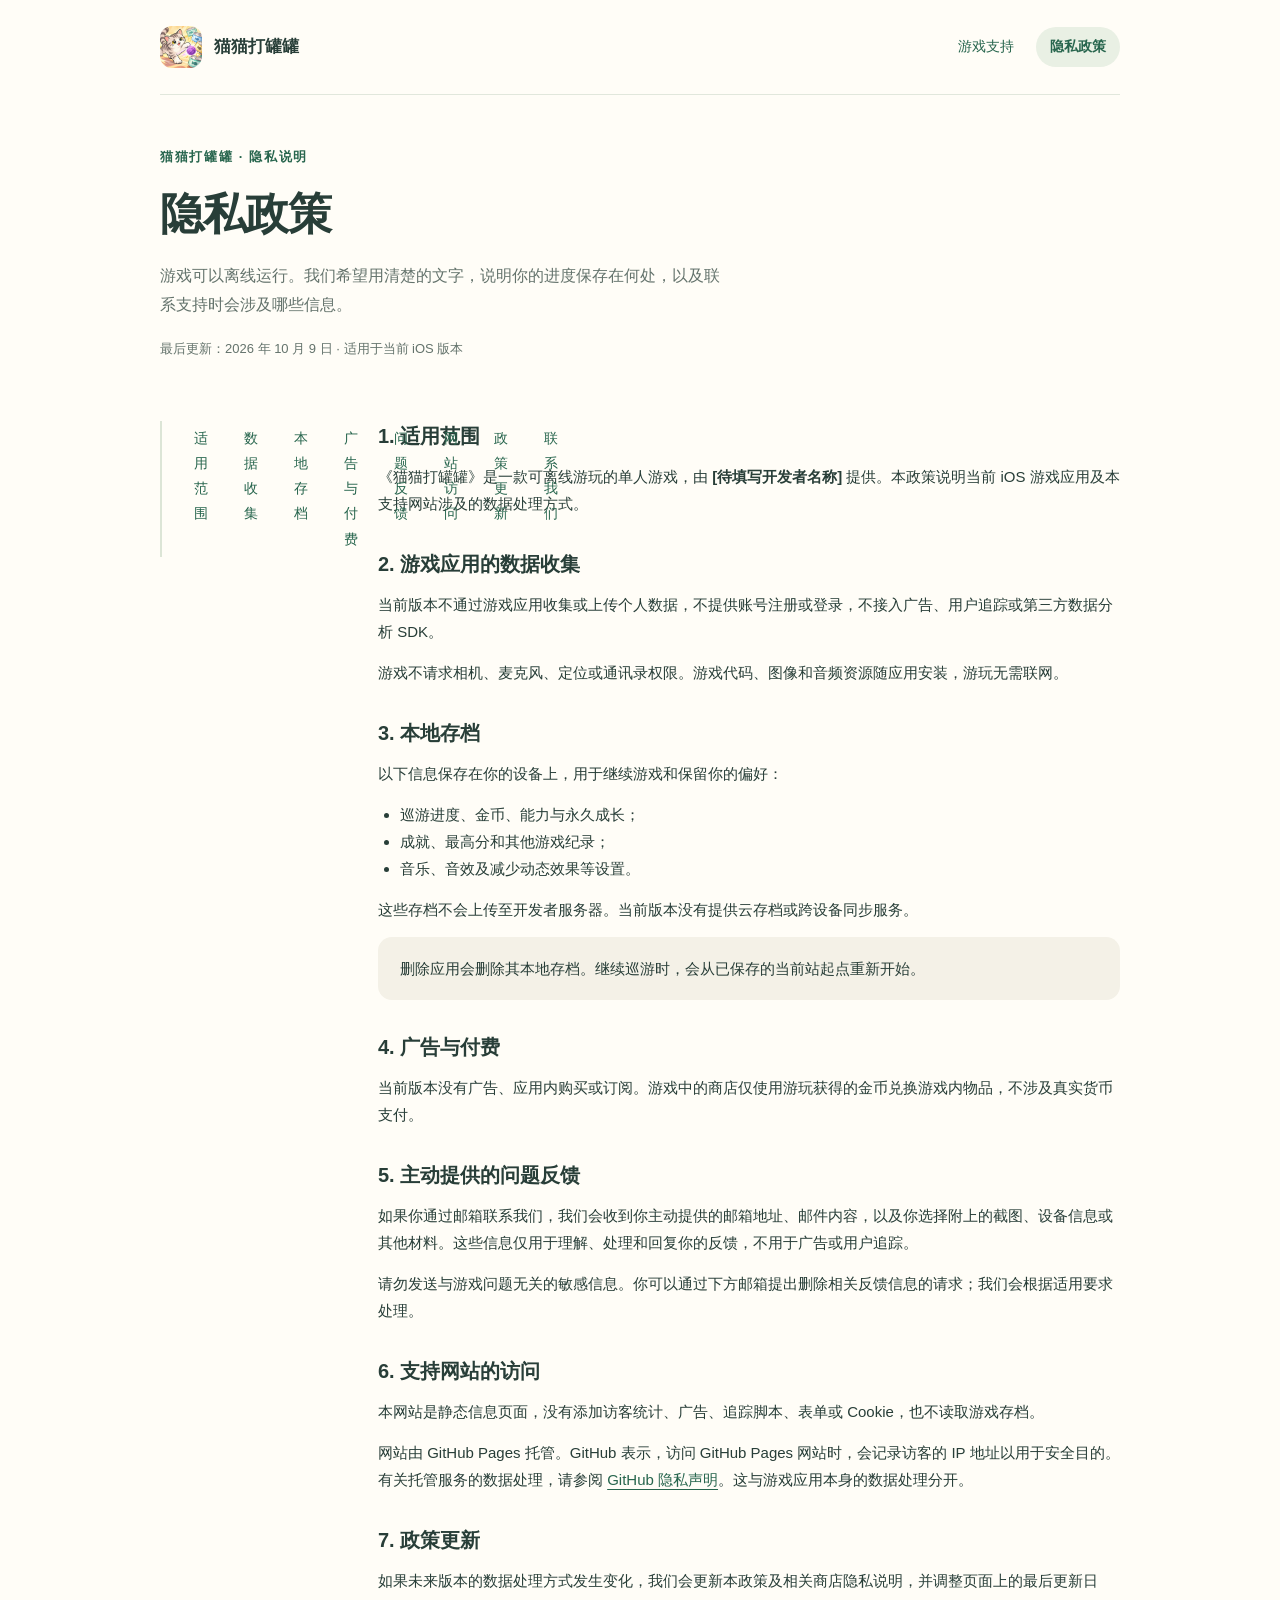
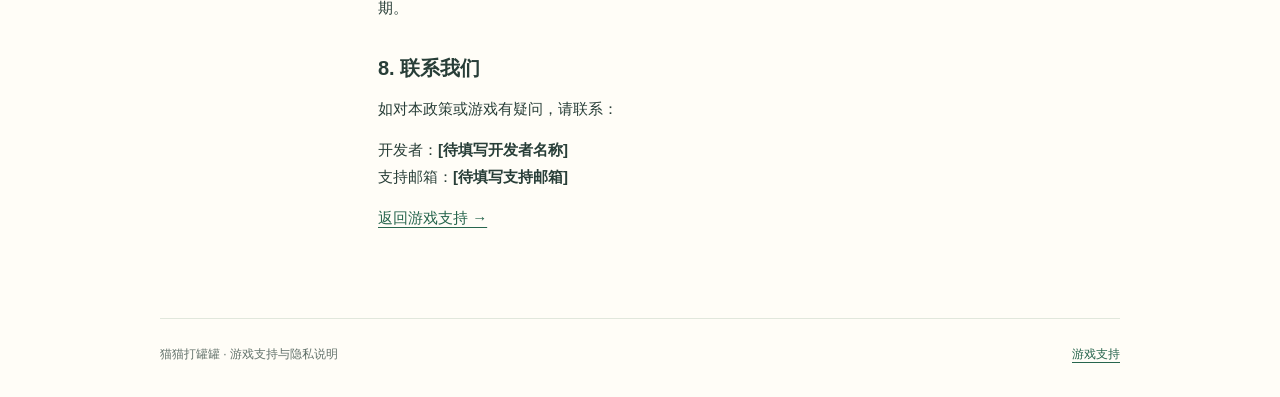
<file: cat/privacy.html>
<!doctype html>
<html lang="zh-CN">
<head>
  <meta charset="utf-8">
  <meta name="viewport" content="width=device-width, initial-scale=1">
  <meta name="description" content="猫猫打罐罐隐私政策：个人数据、本地存档、问题反馈与网站访问说明。">
  <meta name="theme-color" content="#fffdf7">
  <title>隐私政策 · 猫猫打罐罐</title>
  <link rel="icon" href="assets/app-icon.png" type="image/png">
  <link rel="stylesheet" href="styles.css">
</head>
<body>
  <a class="skip" href="#main">跳到正文</a>
  <div class="wrap">
    <header class="header">
      <a class="brand" href="index.html"><img src="assets/app-icon.png" alt="" width="42" height="42">猫猫打罐罐</a>
      <nav aria-label="主导航"><a href="index.html">游戏支持</a><a href="privacy.html" aria-current="page">隐私政策</a></nav>
    </header>
    <main id="main">
      <header class="legal-hero">
        <p class="eyebrow">猫猫打罐罐 · 隐私说明</p>
        <h1>隐私政策</h1>
        <p class="intro">游戏可以离线运行。我们希望用清楚的文字，说明你的进度保存在何处，以及联系支持时会涉及哪些信息。</p>
        <p class="updated">最后更新：2026 年 10 月 9 日 · 适用于当前 iOS 版本</p>
      </header>
      <div class="policy-layout">
        <nav class="toc" aria-label="政策目录">
          <a href="#about">适用范围</a><a href="#collection">数据收集</a><a href="#storage">本地存档</a><a href="#purchases">广告与付费</a><a href="#feedback">问题反馈</a><a href="#website">网站访问</a><a href="#changes">政策更新</a><a href="#contact">联系我们</a>
        </nav>
        <article class="policy" aria-label="隐私政策正文">
          <section id="about"><h2>1. 适用范围</h2><p>《猫猫打罐罐》是一款可离线游玩的单人游戏，由 <strong>[待填写开发者名称]</strong> 提供。本政策说明当前 iOS 游戏应用及本支持网站涉及的数据处理方式。</p></section>
          <section id="collection"><h2>2. 游戏应用的数据收集</h2><p>当前版本不通过游戏应用收集或上传个人数据，不提供账号注册或登录，不接入广告、用户追踪或第三方数据分析 SDK。</p><p>游戏不请求相机、麦克风、定位或通讯录权限。游戏代码、图像和音频资源随应用安装，游玩无需联网。</p></section>
          <section id="storage"><h2>3. 本地存档</h2><p>以下信息保存在你的设备上，用于继续游戏和保留你的偏好：</p><ul><li>巡游进度、金币、能力与永久成长；</li><li>成就、最高分和其他游戏纪录；</li><li>音乐、音效及减少动态效果等设置。</li></ul><p>这些存档不会上传至开发者服务器。当前版本没有提供云存档或跨设备同步服务。</p><p class="note">删除应用会删除其本地存档。继续巡游时，会从已保存的当前站起点重新开始。</p></section>
          <section id="purchases"><h2>4. 广告与付费</h2><p>当前版本没有广告、应用内购买或订阅。游戏中的商店仅使用游玩获得的金币兑换游戏内物品，不涉及真实货币支付。</p></section>
          <section id="feedback"><h2>5. 主动提供的问题反馈</h2><p>如果你通过邮箱联系我们，我们会收到你主动提供的邮箱地址、邮件内容，以及你选择附上的截图、设备信息或其他材料。这些信息仅用于理解、处理和回复你的反馈，不用于广告或用户追踪。</p><p>请勿发送与游戏问题无关的敏感信息。你可以通过下方邮箱提出删除相关反馈信息的请求；我们会根据适用要求处理。</p></section>
          <section id="website"><h2>6. 支持网站的访问</h2><p>本网站是静态信息页面，没有添加访客统计、广告、追踪脚本、表单或 Cookie，也不读取游戏存档。</p><p>网站由 GitHub Pages 托管。GitHub 表示，访问 GitHub Pages 网站时，会记录访客的 IP 地址以用于安全目的。有关托管服务的数据处理，请参阅 <a href="https://docs.github.com/en/site-policy/privacy-policies/github-general-privacy-statement">GitHub 隐私声明</a>。这与游戏应用本身的数据处理分开。</p></section>
          <section id="changes"><h2>7. 政策更新</h2><p>如果未来版本的数据处理方式发生变化，我们会更新本政策及相关商店隐私说明，并调整页面上的最后更新日期。</p></section>
          <section id="contact"><h2>8. 联系我们</h2><p>如对本政策或游戏有疑问，请联系：</p><p>开发者：<strong>[待填写开发者名称]</strong><br>支持邮箱：<strong>[待填写支持邮箱]</strong></p><p><a href="index.html#contact">返回游戏支持 →</a></p></section>
        </article>
      </div>
    </main>
    <footer class="footer"><span>猫猫打罐罐 · 游戏支持与隐私说明</span><a href="index.html">游戏支持</a></footer>
  </div>
</body>
</html>
</file>
<file: cat/styles.css>
:root {
  color-scheme: light;
  --paper: #fffdf7;
  --ink: #283e38;
  --muted: #64736c;
  --green: #27654d;
  --line: #e1e7dc;
}
* { box-sizing: border-box; }
html { scroll-behavior: smooth; scroll-padding-top: 24px; }
body { margin: 0; background: var(--paper); color: var(--ink); font-family: -apple-system, BlinkMacSystemFont, "Segoe UI", "PingFang SC", "Microsoft YaHei", sans-serif; line-height: 1.8; }
a { color: var(--green); text-underline-offset: 4px; }
a:hover { color: #174332; }
a:focus-visible, summary:focus-visible { outline: 3px solid #e1a146; outline-offset: 5px; border-radius: 4px; }
.wrap { width: min(960px, calc(100% - 48px)); margin-inline: auto; }
.skip { position: absolute; left: 20px; top: -100px; padding: 8px 14px; background: white; z-index: 2; }
.skip:focus { top: 12px; }
.header { display: flex; align-items: center; justify-content: space-between; gap: 20px; padding-block: 26px; border-bottom: 1px solid var(--line); }
.brand { display: flex; align-items: center; gap: 12px; text-decoration: none; color: var(--ink); font-size: 17px; font-weight: 750; white-space: nowrap; }
.brand img { width: 42px; height: 42px; border-radius: 12px; }
nav { display: flex; gap: 8px; }
nav a { text-decoration: none; font-size: 14px; padding: 7px 14px; border-radius: 30px; }
nav a[aria-current="page"] { background: #e9f0e4; font-weight: 650; }
.hero { padding-block: 60px 48px; display: grid; grid-template-columns: 1fr 220px; align-items: center; gap: 48px; }
.eyebrow { font-size: 13px; letter-spacing: .13em; font-weight: 700; color: var(--green); margin: 0 0 16px; }
h1 { font-size: clamp(30px, 4.5vw, 44px); line-height: 1.35; letter-spacing: -.03em; margin: 0 0 18px; }
.intro { color: var(--muted); font-size: 16px; margin: 0; max-width: 560px; }
.hero-art { display: block; width: 220px; height: 220px; border-radius: 42px; box-shadow: 0 15px 35px #654b2414; transform: rotate(3deg); }
.tags { display: flex; flex-wrap: wrap; gap: 8px; margin-top: 24px; }
.tag { border: 1px solid #dce5d6; border-radius: 30px; font-size: 12px; color: var(--green); padding: 3px 11px; }
.contact { background: #eef3e8; padding: 28px 32px; border: 1px solid #dce6d4; border-radius: 20px; }
h2 { font-size: 23px; margin: 0 0 12px; line-height: 1.5; }
h3 { font-size: 18px; margin: 0 0 10px; }
p { margin: 0 0 14px; }
p:last-child { margin-bottom: 0; }
.email { font-size: 19px; font-weight: 700; overflow-wrap: anywhere; }
.hint { font-size: 14px; color: var(--muted); }
.section { margin-block: 42px; }
.section-heading { display: flex; gap: 14px; align-items: baseline; margin-bottom: 16px; }
.section-heading h2 { margin: 0; }
.section-heading span { font-size: 12px; letter-spacing: .1em; color: var(--muted); }
.faq { border-top: 1px solid var(--line); }
details { border-bottom: 1px solid var(--line); }
summary { cursor: pointer; padding: 20px 30px 20px 0; position: relative; font-size: 16px; font-weight: 650; list-style: none; }
summary::-webkit-details-marker { display: none; }
summary::after { content: "+"; position: absolute; right: 4px; top: 18px; color: var(--green); font-size: 22px; font-weight: 400; }
details[open] summary::after { content: "−"; }
.answer { padding: 0 30px 20px 0; color: var(--muted); font-size: 15px; }
.privacy-link { display: flex; justify-content: space-between; gap: 24px; align-items: center; padding: 24px 0; border-top: 1px solid var(--line); }
.privacy-link h2 { font-size: 18px; margin-bottom: 4px; }
.privacy-link a { white-space: nowrap; }
.footer { border-top: 1px solid var(--line); padding-block: 25px 32px; color: var(--muted); font-size: 12px; display: flex; flex-wrap: wrap; justify-content: space-between; gap: 8px 24px; }
.legal-hero { padding-block: 50px 30px; }
.updated { color: var(--muted); font-size: 13px; margin-top: 18px; }
.policy-layout { display: grid; grid-template-columns: 170px 1fr; gap: 48px; align-items: start; margin-block: 30px 55px; }
.toc { position: sticky; top: 28px; font-size: 14px; border-left: 2px solid #dce5d6; padding-left: 18px; }
.toc a { display: block; text-decoration: none; padding-block: 5px; }
.policy section { margin-bottom: 32px; }
.policy h2 { font-size: 20px; }
.policy p, .policy li { font-size: 15px; }
.policy ul { padding-left: 22px; margin-block: 0 14px; }
.note { background: #f4f1e7; border-radius: 14px; padding: 18px 22px; }
@media (max-width: 640px) {
  .wrap { width: calc(100% - 36px); }
  .header { gap: 10px; padding-block: 18px; }
  .brand { gap: 8px; font-size: 15px; }
  .brand img { width: 34px; height: 34px; border-radius: 9px; }
  nav { gap: 2px; }
  nav a { font-size: 12px; padding: 6px 9px; }
  .hero { grid-template-columns: 1fr; gap: 26px; padding-block: 34px; }
  .hero-art { width: 126px; height: 126px; border-radius: 25px; grid-row: 1; transform: rotate(-3deg); }
  .contact { padding: 24px; }
  .privacy-link { align-items: start; flex-direction: column; gap: 12px; }
  .policy-layout { grid-template-columns: 1fr; gap: 26px; margin-top: 20px; }
  .toc { position: static; display: flex; flex-wrap: wrap; gap: 3px 16px; }
  .legal-hero { padding-top: 34px; }
}
@media (prefers-reduced-motion: reduce) { html { scroll-behavior: auto; } }
</file>
